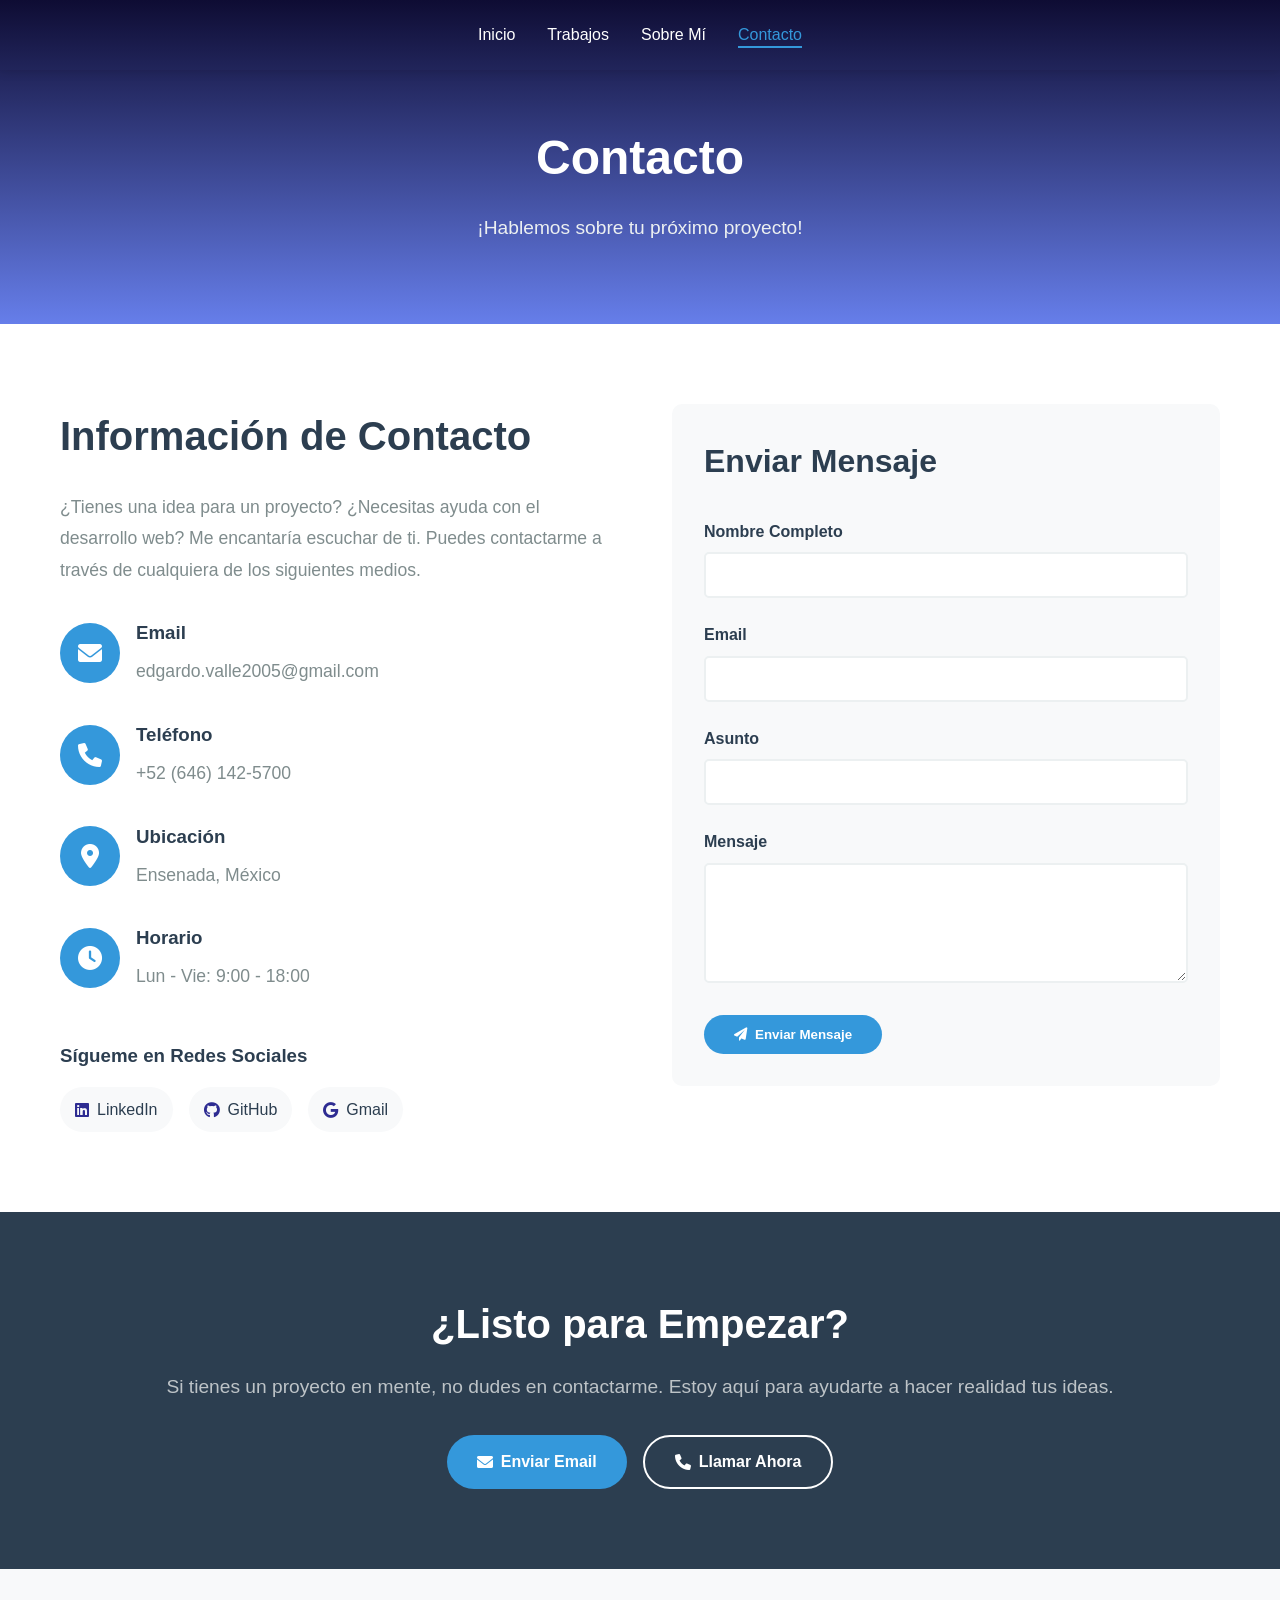
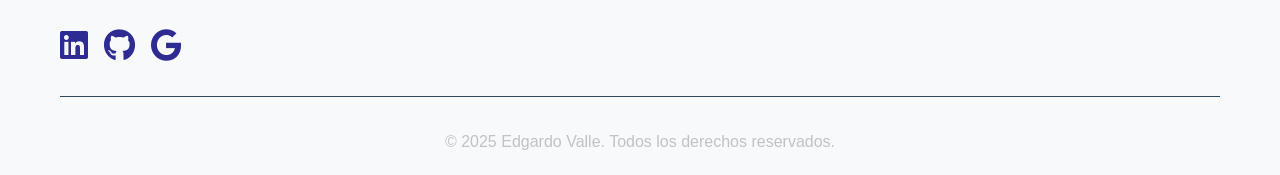
<file: contacto.html>
<!DOCTYPE html>
<html lang="es">
<head>
    <meta charset="UTF-8">
    <meta name="viewport" content="width=device-width, initial-scale=1.0">
    <title>Contacto - Mi Portfolio</title>
    <link rel="stylesheet" href="styles.css">
    <link href="https://cdnjs.cloudflare.com/ajax/libs/font-awesome/6.0.0/css/all.min.css" rel="stylesheet">
</head>
<body>
    <nav class="navbar">
        <div class="nav-container">
            <ul class="nav-menu">
                <li class="nav-item">
                    <a href="index.html" class="nav-link">Inicio</a>
                </li>
                <li class="nav-item">
                    <a href="trabajos.html" class="nav-link">Trabajos</a>
                </li>
                <li class="nav-item">
                    <a href="sobre-mi.html" class="nav-link">Sobre Mí</a>
                </li>
                <li class="nav-item">
                    <a href="contacto.html" class="nav-link active">Contacto</a>
                </li>
            </ul>
            <div class="hamburger">
                <span class="bar"></span>
                <span class="bar"></span>
                <span class="bar"></span>
            </div>
        </div>
    </nav>

    <main>
        <section class="page-header">
            <div class="container">
                <h1>Contacto</h1>
                <p>¡Hablemos sobre tu próximo proyecto!</p>
            </div>
        </section>

        <section class="contact">
            <div class="container">
                <div class="contact-content">
                    <div class="contact-info">
                        <h2>Información de Contacto</h2>
                        <p>
                            ¿Tienes una idea para un proyecto? ¿Necesitas ayuda con el desarrollo web? 
                            Me encantaría escuchar de ti. Puedes contactarme a través de cualquiera de 
                            los siguientes medios.
                        </p>
                        
                        <div class="contact-methods">
                            <div class="contact-method">
                                <div class="contact-icon">
                                    <i class="fas fa-envelope"></i>
                                </div>
                                <div class="contact-details">
                                    <h3>Email</h3>
                                    <p>edgardo.valle2005@gmail.com</p>
                                </div>
                            </div>
                            
                            <div class="contact-method">
                                <div class="contact-icon">
                                    <i class="fas fa-phone"></i>
                                </div>
                                <div class="contact-details">
                                    <h3>Teléfono</h3>
                                    <p>+52 (646) 142-5700</p>
                                </div>
                            </div>
                            
                            <div class="contact-method">
                                <div class="contact-icon">
                                    <i class="fas fa-map-marker-alt"></i>
                                </div>
                                <div class="contact-details">
                                    <h3>Ubicación</h3>
                                    <p>Ensenada, México</p>
                                </div>
                            </div>
                            
                            <div class="contact-method">
                                <div class="contact-icon">
                                    <i class="fas fa-clock"></i>
                                </div>
                                <div class="contact-details">
                                    <h3>Horario</h3>
                                    <p>Lun - Vie: 9:00 - 18:00</p>
                                </div>
                            </div>
                        </div>

                        <div class="social-contact">
                            <h3>Sígueme en Redes Sociales</h3>
                            <div class="social-links">
                                <a href="https://www.linkedin.com/in/edgardo-valle-11a190316" target="_blank" class="social-link">
                                    <i class="fab fa-linkedin"></i>
                                    <span>LinkedIn</span>
                                </a>
                                <a href="https://github.com/Botgardo" target="_blank" class="social-link">
                                    <i class="fab fa-github"></i>
                                    <span>GitHub</span>
                                </a>
                                <a href="mailto:edgardo.valle2005@gmail.com" class="social-link">
                                    <i class="fab fa-google"></i>
                                    <span>Gmail</span>
                                </a>
                                <!-- <a href="#" class="social-link">
                                    <i class="fab fa-instagram"></i>
                                    <span>Instagram</span>
                                </a> -->
                            </div>
                        </div>
                    </div>

                    <div class="contact-form-container">
                        <form class="contact-form" id="contactForm" action="https://formspree.io/f/mkgqorav" method="POST">
                            <h2>Enviar Mensaje</h2>
                            
                            <div class="form-group">
                                <label for="name">Nombre Completo</label>
                                <input type="text" id="name" name="name" required>
                            </div>
                            
                            <div class="form-group">
                                <label for="email">Email</label>
                                <input type="email" id="email" name="email" required>
                            </div>
                            
                            <div class="form-group">
                                <label for="subject">Asunto</label>
                                <input type="text" id="subject" name="subject" required>
                            </div>
                            
                            <div class="form-group">
                                <label for="message">Mensaje</label>
                                <textarea id="message" name="message" rows="5" required></textarea>
                            </div>
                            
                            <button type="submit" class="btn btn-primary">
                                <i class="fas fa-paper-plane"></i>
                                Enviar Mensaje
                            </button>
                        </form>
                    </div>
                </div>
            </div>
        </section>

        <!-- <section class="map-section">
            <div class="container">
                <h2>¿Dónde Encontrarme?</h2>
                <div class="map-placeholder">
                    <i class="fas fa-map"></i>
                    <p>Mapa interactivo de ubicación</p>
                    <small>Puedes integrar Google Maps aquí</small>
                </div>
            </div>
        </section> -->

        <section class="cta-contact">
            <div class="container">
                <h2>¿Listo para Empezar?</h2>
                <p>Si tienes un proyecto en mente, no dudes en contactarme. Estoy aquí para ayudarte a hacer realidad tus ideas.</p>
                <div class="cta-buttons">
                    <a href="mailto:edgardo.valle2005@gmail.com" class="btn btn-primary">
                        <i class="fas fa-envelope"></i>
                        Enviar Email
                    </a>
                    <a href="tel:+526461426384" class="btn btn-secondary">
                        <i class="fas fa-phone"></i>
                        Llamar Ahora
                    </a>
                </div>
            </div>
        </section>
    </main>

    <footer class="footer">
        <div class="container">
            <div class="footer-content">
                <!-- <div class="footer-section">
                    <h3>Mi Portfolio</h3>
                    <p>Creando experiencias digitales excepcionales</p>
                </div> -->
                <!-- <div class="footer-section">
                    <h3>Enlaces Rápidos</h3>
                    <ul>
                        <li><a href="index.html">Inicio</a></li>
                        <li><a href="trabajos.html">Trabajos</a></li>
                        <li><a href="sobre-mi.html">Sobre Mí</a></li>
                        <li><a href="contacto.html">Contacto</a></li>
                    </ul>
                </div> -->
                <div class="footer-section">
                    <!-- <h3>Redes Sociales</h3> -->
                    <div class="social-links">
                        <a href="https://www.linkedin.com/in/edgardo-valle-11a190316" target="_blank"><i class="fab fa-linkedin fa-2x"></i></a>
                        <a href="https://github.com/Botgardo" target="_blank"><i class="fab fa-github fa-2x"></i></a>
                        <a href="mailto:edgardo.valle2005@gmail.com"><i class="fab fa-google fa-2x"></i></a>
                    </div>
                </div>
            </div>
            <div class="footer-bottom">
                <p>&copy; 2025 Edgardo Valle. Todos los derechos reservados.</p>
            </div>
        </div>
    </footer>


    <script src="script.js"></script>

      <script>
  // Formulario de contacto
document.addEventListener('DOMContentLoaded', function() {
    const contactForm = document.getElementById('contactForm');
    
    if (contactForm) {
        contactForm.addEventListener('submit', async function(e) { // 👈 aquí añadí async
            e.preventDefault();
            
            // Obtener datos del formulario
            const formData = new FormData(contactForm);
            const name = formData.get('name');
            const email = formData.get('email');
            const subject = formData.get('subject');
            const message = formData.get('message');
            
            // Validación básica
            if (!name || !email || !subject || !message) {
                showMessage('Por favor, completa todos los campos.', 'error');
                return;
            }
            
            if (!isValidEmail(email)) {
                showMessage('Por favor, ingresa un email válido.', 'error');
                return;
            }
            
            try {
                 const res = await fetch(contactForm.action, {
                    method: 'POST',
                    body: formData, // 👈 directamente formData
                    headers: {
                        'Accept': 'application/json'
                    }
                });

                if (res.ok) {
                    showMessage('¡Mensaje enviado correctamente! Te contactaré pronto.', 'success');
                    contactForm.reset();
                } else {
                    showMessage('Hubo un error al enviar el mensaje. Revisa la consola Network/Response.', 'error');
                }
            } catch (err) {
                console.error('Error en fetch:', err);
                showMessage('Error de red: ' + (err.message || err), 'error');
            }
        });
    }
});

  </script>

  
</body>
</html>
</file>
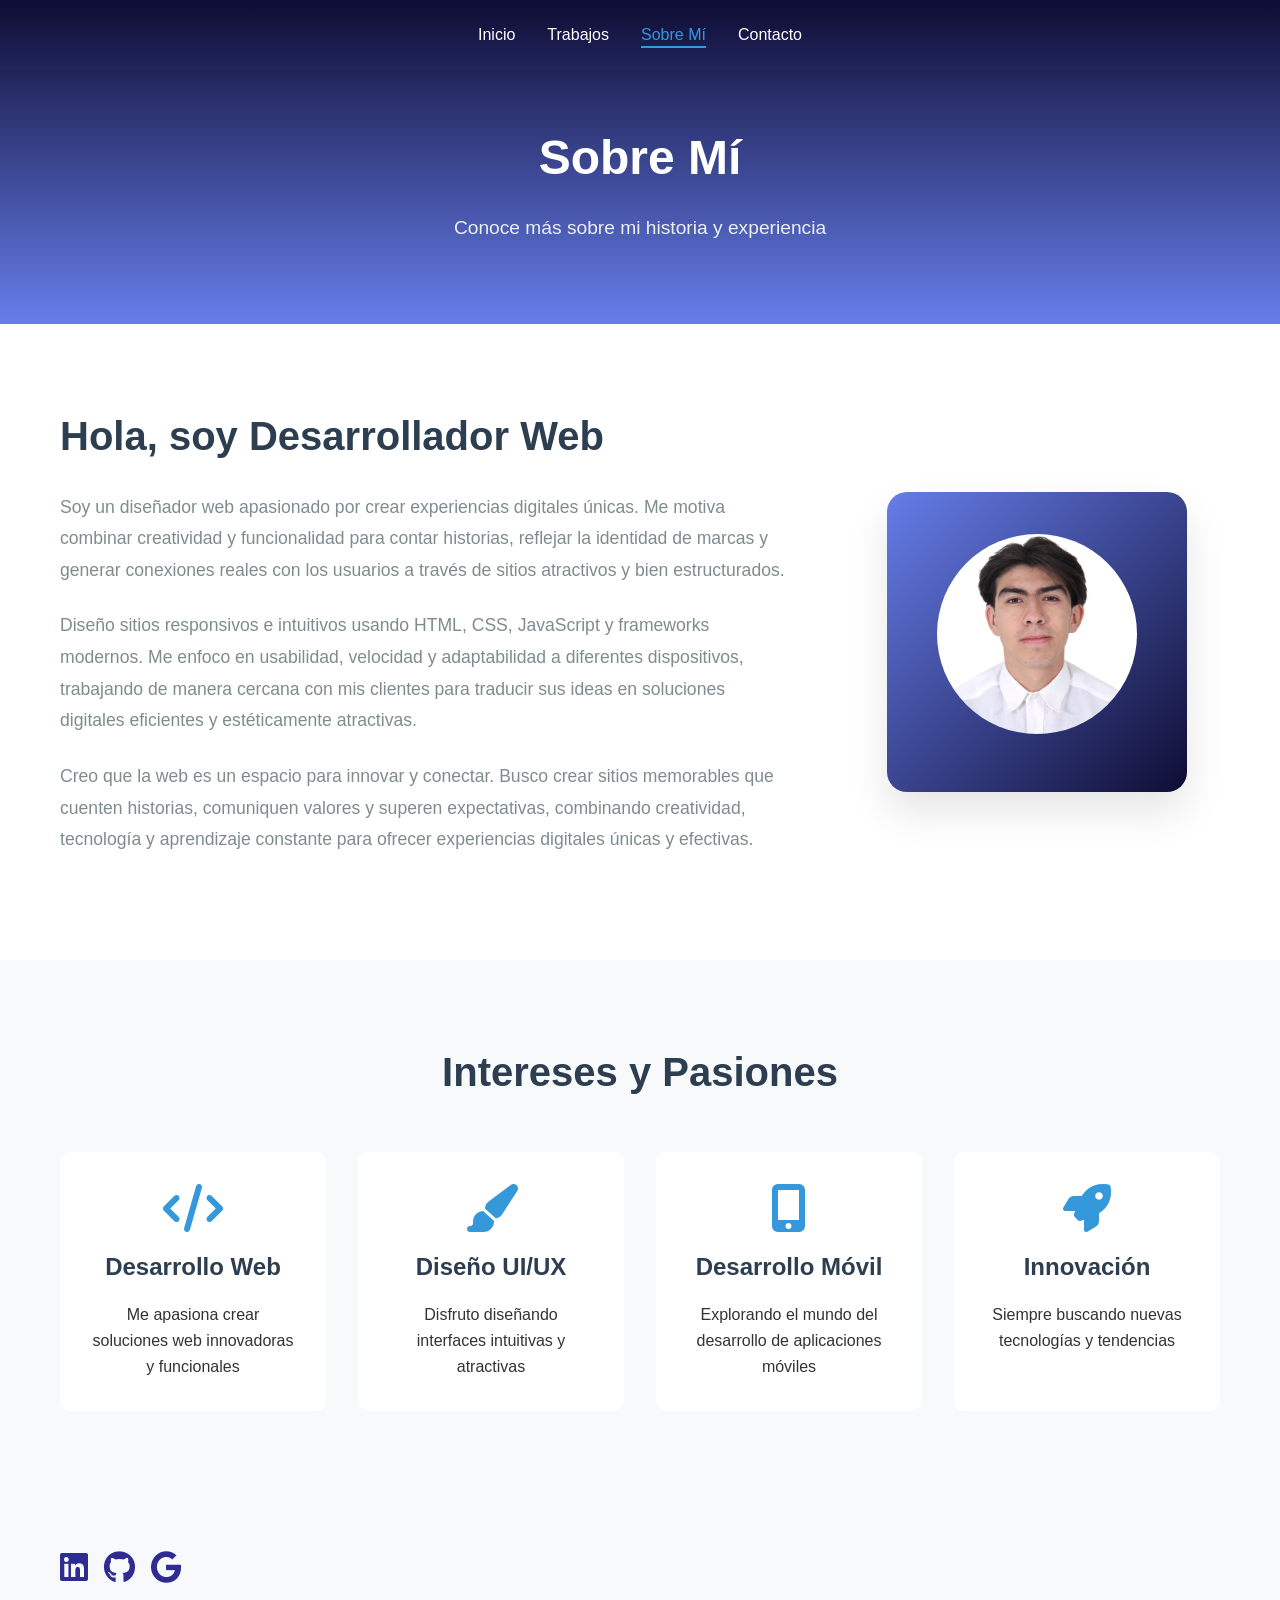
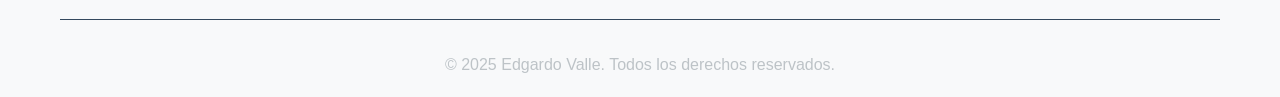
<file: sobre-mi.html>
<!DOCTYPE html>
<html lang="es">
<head>
    <meta charset="UTF-8">
    <meta name="viewport" content="width=device-width, initial-scale=1.0">
    <title>Sobre Mí - Mi Portfolio</title>
    <link rel="stylesheet" href="styles.css">
    <link href="https://cdnjs.cloudflare.com/ajax/libs/font-awesome/6.0.0/css/all.min.css" rel="stylesheet">
</head>
<body>
    <nav class="navbar">
        <div class="nav-container">
            <ul class="nav-menu">
                <li class="nav-item">
                    <a href="index.html" class="nav-link">Inicio</a>
                </li>
                <li class="nav-item">
                    <a href="trabajos.html" class="nav-link">Trabajos</a>
                </li>
                <li class="nav-item">
                    <a href="sobre-mi.html" class="nav-link active">Sobre Mí</a>
                </li>
                <li class="nav-item">
                    <a href="contacto.html" class="nav-link">Contacto</a>
                </li>
            </ul>
            <div class="hamburger">
                <span class="bar"></span>
                <span class="bar"></span>
                <span class="bar"></span>
            </div>
        </div>
    </nav>

    <main>
        <section class="page-header">
            <div class="container">
                <h1>Sobre Mí</h1>
                <p>Conoce más sobre mi historia y experiencia</p>
            </div>
        </section>

        <section class="about">
            <div class="container">
                <div class="about-content">
                    <div class="about-text">
                        <h2>Hola, soy Desarrollador Web</h2>
                        <p>
                            Soy un diseñador web apasionado por crear experiencias digitales únicas.
                            Me motiva combinar creatividad y funcionalidad para contar historias, reflejar
                            la identidad de marcas y generar conexiones reales con los usuarios a través de
                            sitios atractivos y bien estructurados.
                        </p>
                        <p>
                            Diseño sitios responsivos e intuitivos usando HTML, CSS, JavaScript y frameworks modernos.
                            Me enfoco en usabilidad, velocidad y adaptabilidad a diferentes dispositivos, trabajando de manera
                            cercana con mis clientes para traducir sus ideas en soluciones digitales eficientes y estéticamente
                            atractivas.
                        </p>
                        <p>
                           Creo que la web es un espacio para innovar y conectar. Busco crear sitios memorables que cuenten historias, 
                           comuniquen valores y superen expectativas, combinando creatividad, tecnología y aprendizaje constante para ofrecer 
                           experiencias digitales únicas y efectivas.
                        </p>
                    </div>
                    <div class="about-image">
                        <div class="profile-large">
                            <div class="profile-image-large">
                                <!-- <i class="fas fa-user"></i> -->
                                 <img class="profile-image" src="images/profile.jpg">
                            </div>
                        </div>
                    </div>
                </div>
            </div>
        </section>

        <!-- <section class="experience">
            <div class="container">
                <h2>Mi Experiencia</h2>
                <div class="timeline">
                    <div class="timeline-item">
                        <div class="timeline-date">2022 - Presente</div>
                        <div class="timeline-content">
                            <h3>Desarrollador Frontend Senior</h3>
                            <h4>TechCorp Solutions</h4>
                            <p>
                                Lidero el desarrollo de aplicaciones web complejas utilizando React y TypeScript. 
                                Implementé mejoras de rendimiento que redujeron los tiempos de carga en un 40%.
                            </p>
                        </div>
                    </div>
                    <div class="timeline-item">
                        <div class="timeline-date">2020 - 2022</div>
                        <div class="timeline-content">
                            <h3>Desarrollador Full Stack</h3>
                            <h4>Digital Agency Pro</h4>
                            <p>
                                Desarrollé aplicaciones web completas desde el frontend hasta el backend. 
                                Trabajé con equipos multidisciplinarios para entregar proyectos de alta calidad.
                            </p>
                        </div>
                    </div>
                    <div class="timeline-item">
                        <div class="timeline-date">2018 - 2020</div>
                        <div class="timeline-content">
                            <h3>Desarrollador Frontend</h3>
                            <h4>WebStudio Creative</h4>
                            <p>
                                Especializado en desarrollo frontend con HTML, CSS y JavaScript. 
                                Creé sitios web responsivos y optimizados para SEO.
                            </p>
                        </div>
                    </div>
                </div>
            </div>
        </section> -->

        <!-- <section class="skills-detailed">
            <div class="container">
                <h2>Habilidades Técnicas</h2>
                <div class="skills-categories">
                    <div class="skill-category">
                        <h3>Frontend</h3>
                        <div class="skill-bars">
                            <div class="skill-bar">
                                <span class="skill-name">HTML5</span>
                                <div class="skill-progress">
                                    <div class="skill-fill" data-width="95"></div>
                                </div>
                                <span class="skill-percentage">95%</span>
                            </div>
                            <div class="skill-bar">
                                <span class="skill-name">CSS3</span>
                                <div class="skill-progress">
                                    <div class="skill-fill" data-width="90"></div>
                                </div>
                                <span class="skill-percentage">90%</span>
                            </div>
                            <div class="skill-bar">
                                <span class="skill-name">JavaScript</span>
                                <div class="skill-progress">
                                    <div class="skill-fill" data-width="88"></div>
                                </div>
                                <span class="skill-percentage">88%</span>
                            </div>
                            <div class="skill-bar">
                                <span class="skill-name">React</span>
                                <div class="skill-progress">
                                    <div class="skill-fill" data-width="85"></div>
                                </div>
                                <span class="skill-percentage">85%</span>
                            </div>
                        </div>
                    </div>
                    <div class="skill-category">
                        <h3>Backend</h3>
                        <div class="skill-bars">
                            <div class="skill-bar">
                                <span class="skill-name">Node.js</span>
                                <div class="skill-progress">
                                    <div class="skill-fill" data-width="80"></div>
                                </div>
                                <span class="skill-percentage">80%</span>
                            </div>
                            <div class="skill-bar">
                                <span class="skill-name">Python</span>
                                <div class="skill-progress">
                                    <div class="skill-fill" data-width="75"></div>
                                </div>
                                <span class="skill-percentage">75%</span>
                            </div>
                            <div class="skill-bar">
                                <span class="skill-name">MongoDB</span>
                                <div class="skill-progress">
                                    <div class="skill-fill" data-width="70"></div>
                                </div>
                                <span class="skill-percentage">70%</span>
                            </div>
                            <div class="skill-bar">
                                <span class="skill-name">PostgreSQL</span>
                                <div class="skill-progress">
                                    <div class="skill-fill" data-width="65"></div>
                                </div>
                                <span class="skill-percentage">65%</span>
                            </div>
                        </div>
                    </div>
                </div>
            </div>
        </section> -->

        <section class="interests">
            <div class="container">
                <h2>Intereses y Pasiones</h2>
                <div class="interests-grid">
                    <div class="interest-item">
                        <i class="fas fa-code"></i>
                        <h3>Desarrollo Web</h3>
                        <p>Me apasiona crear soluciones web innovadoras y funcionales</p>
                    </div>
                    <div class="interest-item">
                        <i class="fas fa-paint-brush"></i>
                        <h3>Diseño UI/UX</h3>
                        <p>Disfruto diseñando interfaces intuitivas y atractivas</p>
                    </div>
                    <div class="interest-item">
                        <i class="fas fa-mobile-alt"></i>
                        <h3>Desarrollo Móvil</h3>
                        <p>Explorando el mundo del desarrollo de aplicaciones móviles</p>
                    </div>
                    <div class="interest-item">
                        <i class="fas fa-rocket"></i>
                        <h3>Innovación</h3>
                        <p>Siempre buscando nuevas tecnologías y tendencias</p>
                    </div>
                </div>
            </div>
        </section>
    </main>

    <footer class="footer">
        <div class="container">
            <div class="footer-content">
                <!-- <div class="footer-section">
                    <h3>Mi Portfolio</h3>
                    <p>Creando experiencias digitales excepcionales</p>
                </div> -->
                <!-- <div class="footer-section">
                    <h3>Enlaces Rápidos</h3>
                    <ul>
                        <li><a href="index.html">Inicio</a></li>
                        <li><a href="trabajos.html">Trabajos</a></li>
                        <li><a href="sobre-mi.html">Sobre Mí</a></li>
                        <li><a href="contacto.html">Contacto</a></li>
                    </ul>
                </div> -->
                <div class="footer-section">
                    <!-- <h3>Redes Sociales</h3> -->
                    <div class="social-links">
                        <a href="https://www.linkedin.com/in/edgardo-valle-11a190316" target="_blank"><i class="fab fa-linkedin fa-2x"></i></a>
                        <a href="https://github.com/Botgardo" target="_blank"><i class="fab fa-github fa-2x"></i></a>
                        <a href="mailto:edgardo.valle2005@gmail.com"><i class="fab fa-google fa-2x"></i></a>
                    </div>
                </div>
            </div>
            <div class="footer-bottom">
                <p>&copy; 2025 Edgardo Valle. Todos los derechos reservados.</p>
            </div>
        </div>
    </footer>
    <script src="script.js"></script>
</body>
</html>
</file>
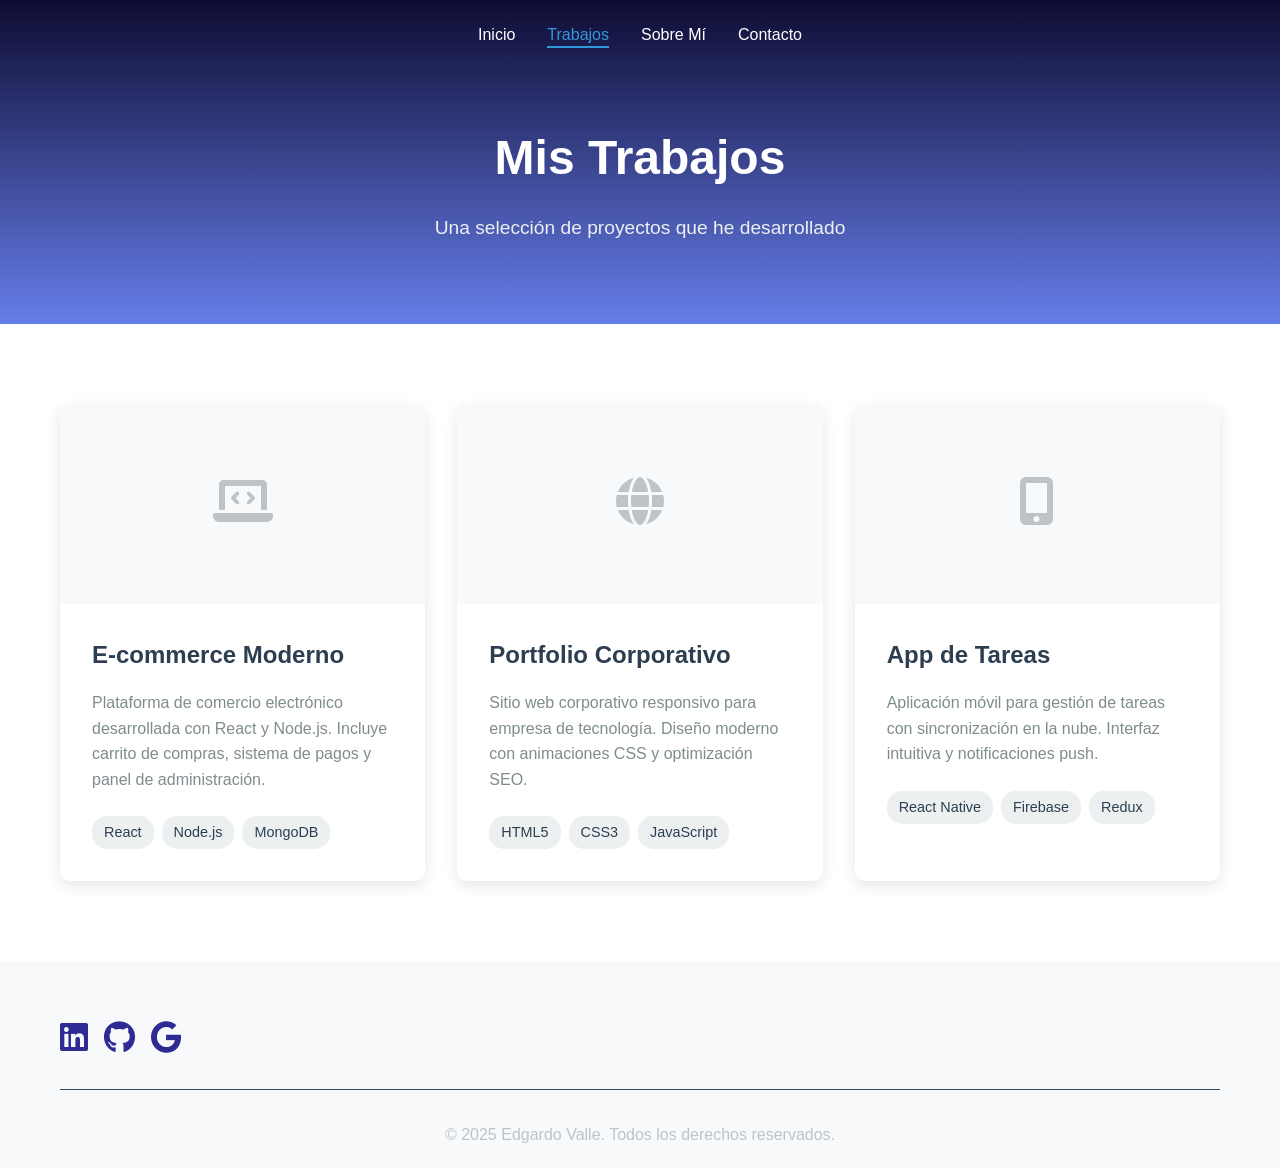
<file: trabajos.html>
<!DOCTYPE html>
<html lang="es">
<head>
    <meta charset="UTF-8">
    <meta name="viewport" content="width=device-width, initial-scale=1.0">
    <title>Trabajos - Mi Portfolio</title>
    <link rel="stylesheet" href="styles.css">
    <link href="https://cdnjs.cloudflare.com/ajax/libs/font-awesome/6.0.0/css/all.min.css" rel="stylesheet">
</head>
<body>
    <nav class="navbar">
        <div class="nav-container">
            <ul class="nav-menu">
                <li class="nav-item">
                    <a href="index.html" class="nav-link">Inicio</a>
                </li>
                <li class="nav-item">
                    <a href="trabajos.html" class="nav-link active">Trabajos</a>
                </li>
                <li class="nav-item">
                    <a href="sobre-mi.html" class="nav-link">Sobre Mí</a>
                </li>
                <li class="nav-item">
                    <a href="contacto.html" class="nav-link">Contacto</a>
                </li>
            </ul>
            <div class="hamburger">
                <span class="bar"></span>
                <span class="bar"></span>
                <span class="bar"></span>
            </div>
        </div>
    </nav>

    <main>
        <section class="page-header">
            <div class="container">
                <h1>Mis Trabajos</h1>
                <p>Una selección de proyectos que he desarrollado</p>
            </div>
        </section>

        <section class="projects">
            <div class="container">
                <!-- <div class="project-filters">
                    <button class="filter-btn active" data-filter="all">Todos</button>
                    <button class="filter-btn" data-filter="web">Web</button>
                    <button class="filter-btn" data-filter="mobile">Mobile</button>
                    <button class="filter-btn" data-filter="design">Diseño</button>
                </div> -->

                <div class="projects-grid">
                    <div class="project-card" data-category="web">
                        <div class="project-image">
                            <div class="project-placeholder">
                                <i class="fas fa-laptop-code"></i>
                            </div>
                            <div class="project-overlay">
                                <a href="#" class="project-link"><i class="fas fa-external-link-alt"></i></a>
                                <a href="#" class="project-github"><i class="fab fa-github"></i></a>
                            </div>
                        </div>
                        <div class="project-content">
                            <h3>E-commerce Moderno</h3>
                            <p>Plataforma de comercio electrónico desarrollada con React y Node.js. Incluye carrito de compras, sistema de pagos y panel de administración.</p>
                            <div class="project-tech">
                                <span class="tech-tag">React</span>
                                <span class="tech-tag">Node.js</span>
                                <span class="tech-tag">MongoDB</span>
                            </div>
                        </div>
                    </div>

                     <div class="project-card" data-category="web">
                        <div class="project-image">
                            <div class="project-placeholder">
                                <i class="fas fa-globe"></i>
                            </div>
                            <div class="project-overlay">
                                <a href="#" class="project-link"><i class="fas fa-external-link-alt"></i></a>
                                <a href="#" class="project-github"><i class="fab fa-github"></i></a>
                            </div>
                        </div>
                        <div class="project-content">
                            <h3>Portfolio Corporativo</h3>
                            <p>Sitio web corporativo responsivo para empresa de tecnología. Diseño moderno con animaciones CSS y optimización SEO.</p>
                            <div class="project-tech">
                                <span class="tech-tag">HTML5</span>
                                <span class="tech-tag">CSS3</span>
                                <span class="tech-tag">JavaScript</span>
                            </div>
                        </div>
                    </div>

                    <div class="project-card" data-category="mobile">
                        <div class="project-image">
                            <div class="project-placeholder">
                                <i class="fas fa-mobile-alt"></i>
                            </div>
                            <div class="project-overlay">
                                <a href="#" class="project-link"><i class="fas fa-external-link-alt"></i></a>
                                <a href="#" class="project-github"><i class="fab fa-github"></i></a>
                            </div>
                        </div>
                        <div class="project-content">
                            <h3>App de Tareas</h3>
                            <p>Aplicación móvil para gestión de tareas con sincronización en la nube. Interfaz intuitiva y notificaciones push.</p>
                            <div class="project-tech">
                                <span class="tech-tag">React Native</span>
                                <span class="tech-tag">Firebase</span>
                                <span class="tech-tag">Redux</span>
                            </div>
                        </div>
                    </div>

                    <!--
                    <div class="project-card" data-category="design">
                        <div class="project-image">
                            <div class="project-placeholder">
                                <i class="fas fa-palette"></i>
                            </div>
                            <div class="project-overlay">
                                <a href="#" class="project-link"><i class="fas fa-external-link-alt"></i></a>
                                <a href="#" class="project-github"><i class="fab fa-github"></i></a>
                            </div>
                        </div>
                        <div class="project-content">
                            <h3>Identidad Visual</h3>
                            <p>Diseño completo de identidad corporativa incluyendo logo, colores, tipografías y aplicaciones en diferentes medios.</p>
                            <div class="project-tech">
                                <span class="tech-tag">Adobe Illustrator</span>
                                <span class="tech-tag">Photoshop</span>
                                <span class="tech-tag">Figma</span>
                            </div>
                        </div>
                    </div>

                    <div class="project-card" data-category="web">
                        <div class="project-image">
                            <div class="project-placeholder">
                                <i class="fas fa-chart-line"></i>
                            </div>
                            <div class="project-overlay">
                                <a href="#" class="project-link"><i class="fas fa-external-link-alt"></i></a>
                                <a href="#" class="project-github"><i class="fab fa-github"></i></a>
                            </div>
                        </div>
                        <div class="project-content">
                            <h3>Dashboard Analytics</h3>
                            <p>Panel de control con visualización de datos en tiempo real. Gráficos interactivos y reportes personalizables.</p>
                            <div class="project-tech">
                                <span class="tech-tag">Vue.js</span>
                                <span class="tech-tag">D3.js</span>
                                <span class="tech-tag">Python</span>
                            </div>
                        </div>
                    </div>

                    <div class="project-card" data-category="mobile">
                        <div class="project-image">
                            <div class="project-placeholder">
                                <i class="fas fa-camera"></i>
                            </div>
                            <div class="project-overlay">
                                <a href="#" class="project-link"><i class="fas fa-external-link-alt"></i></a>
                                <a href="#" class="project-github"><i class="fab fa-github"></i></a>
                            </div>
                        </div>
                        <div class="project-content">
                            <h3>App de Fotos</h3>
                            <p>Red social para compartir fotografías con filtros, edición básica y sistema de likes y comentarios.</p>
                            <div class="project-tech">
                                <span class="tech-tag">Flutter</span>
                                <span class="tech-tag">Firebase</span>
                                <span class="tech-tag">Cloud Storage</span>
                            </div>
                        </div>
                    </div> -->
                </div>
            </div>
        </section>
    </main>

        <footer class="footer">
        <div class="container">
            <div class="footer-content">
                <!-- <div class="footer-section">
                    <h3>Mi Portfolio</h3>
                    <p>Creando experiencias digitales excepcionales</p>
                </div> -->
                <!-- <div class="footer-section">
                    <h3>Enlaces Rápidos</h3>
                    <ul>
                        <li><a href="index.html">Inicio</a></li>
                        <li><a href="trabajos.html">Trabajos</a></li>
                        <li><a href="sobre-mi.html">Sobre Mí</a></li>
                        <li><a href="contacto.html">Contacto</a></li>
                    </ul>
                </div> -->
                <div class="footer-section">
                    <!-- <h3>Redes Sociales</h3> -->
                    <div class="social-links">
                        <a href="https://www.linkedin.com/in/edgardo-valle-11a190316" target="_blank"><i class="fab fa-linkedin fa-2x"></i></a>
                        <a href="https://github.com/Botgardo" target="_blank"><i class="fab fa-github fa-2x"></i></a>
                        <a href="mailto:edgardo.valle2005@gmail.com"><i class="fab fa-google fa-2x"></i></a>
                    </div>
                </div>
            </div>
            <div class="footer-bottom">
                <p>&copy; 2025 Edgardo Valle. Todos los derechos reservados.</p>
            </div>
        </div>
    </footer>

    <script src="script.js"></script>
</body>
</html>
</file>
<file: styles.css>
/* Reset y configuración base */
* {
    margin: 0;
    padding: 0;
    box-sizing: border-box;
}

html {
    scroll-behavior: smooth;
}

body {
    font-family: 'Segoe UI', Tahoma, Geneva, Verdana, sans-serif;
    line-height: 1.6;
    color: #333;
    background-color: #f8f9fa;
    /* background-size: cover;
    background-position: center;
    background-repeat: no-repeat;
    background-attachment: fixed; */
}

.background-video {
    position: absolute;
    top: 0;
    left: 0;
    width: 100%;
    height: 100%;
    object-fit: cover;
    z-index: -1;
}

.container {
    max-width: 1200px;
    margin: 0 auto;
    padding: 0 20px;
}

/* Navegación */
.navbar {
    box-shadow: 0 2px 10px rgba(0,0,0,0.1);
    position: fixed;
    top: 0;
    width: 100%;
    z-index: 1000;
    transition: all 0.3s ease;
}

.navbar.scrolled {
    background: #ffffff;
}

.nav-container {
    max-width: 1200px;
    margin: 0 auto;
    padding: 0 20px;
    display: flex;
    justify-content: center;
    align-items: center;
    height: 70px;
}

.nav-menu {
    display: flex;
    list-style: none;
    gap: 2rem;
}

.nav-link {
    color: #ffffff;
    text-decoration: none;
    font-weight: 500;
    transition: color 0.3s ease;
    position: relative;
}

.nav-link.scrolled {
    color: #121212;
}

.nav-link:hover,
.nav-link.active {
    color: #3498db;
}

.nav-link.active::after {
    content: '';
    position: absolute;
    bottom: -5px;
    left: 0;
    width: 100%;
    height: 2px;
    background: #3498db;
}

.hamburger {
    display: none;
    flex-direction: column;
    cursor: pointer;
}

.bar {
    width: 25px;
    height: 3px;
    background: #333;
    margin: 3px 0;
    transition: 0.3s;
}

/* Hero Section */
.hero {
    /* background: linear-gradient(135deg, #667eea 0%, #764ba2 100%); */
    color: white;
    display: flex;
    align-items:center;
    min-height: 100vh;
}

.hero-content {
    max-width: 50%;
    padding: 0 100px; 
    display: grid;
    grid-template-columns: 1fr;
    gap: 2rem;
    align-items: center;
}

.hero h1 {
    font-size: 3.5rem;
    margin-bottom: 1rem;
    line-height: 1.2;
}

.highlight {
    color: #f69b08;
}

.hero-subtitle {
    font-size: 1.5rem;
    margin-bottom: 1rem;
    color: #ecf0f1;
}

.hero-description {
    font-size: 1.1rem;
    margin-bottom: 2rem;
    color: #ffffff;
}

.hero-buttons {
    display: flex;
    gap: 1rem;
    flex-wrap: wrap;
}

.btn {
    padding: 12px 30px;
    border: none;
    border-radius: 50px;
    text-decoration: none;
    font-weight: 600;
    transition: all 0.3s ease;
    display: inline-flex;
    align-items: center;
    gap: 0.5rem;
    cursor: pointer;
}

.btn-primary {
    background: #3498db;
    color: white;
}

.btn-primary:hover {
    background: #2980b9;
    transform: translateY(-2px);
    box-shadow: 0 5px 15px rgba(52, 152, 219, 0.4);
}

.btn-secondary {
    background: transparent;
    color: white;
    border: 2px solid white;
}

.btn-secondary:hover {
    background: white;
    color: #3498db;
    transform: translateY(-2px);
}

.hero-image {
    display: flex;
    justify-content: center;
    align-items: center;
}

.profile-card {
    background: rgba(255, 255, 255, 0.1);
    backdrop-filter: blur(10px);
    border-radius: 20px;
    padding: 2rem;
    text-align: center;
    border: 1px solid rgba(255, 255, 255, 0.2);
}

.profile-image {
    width: 200px;
    height: 200px;
    background: rgba(255, 255, 255, 0.2);
    border-radius: 50%;
    display: flex;
    align-items: center;
    justify-content: center;
    margin: 0 auto 1rem;
    font-size: 4rem;
    color: white;
}

/* Skills Section */
.skills {
    padding: 80px 0;
    background: white;
}

.skills h2 {
    text-align: center;
    font-size: 2.5rem;
    margin-bottom: 3rem;
    color: #2c3e50;
}

.skills-grid {
    display: grid;
    grid-template-columns: repeat(auto-fit, minmax(250px, 1fr));
    gap: 2rem;
}

.skill-item {
    text-align: center;
    padding: 2rem;
    border-radius: 10px;
    background: #f8f9fa;
    transition: transform 0.3s ease, box-shadow 0.3s ease;
}

.skill-item:hover {
    transform: translateY(-5px);
    box-shadow: 0 10px 30px rgba(0,0,0,0.1);
}

.skill-item i {
    font-size: 3rem;
    color: #3498db;
    margin-bottom: 1rem;
}

.skill-item h3 {
    font-size: 1.5rem;
    margin-bottom: 1rem;
    color: #2c3e50;
}

.skill-item p {
    color: #7f8c8d;
}

/* CTA Section */
.cta {
    background: #2c3e50;
    color: white;
    padding: 80px 0;
    text-align: center;
}

.cta h2 {
    font-size: 2.5rem;
    margin-bottom: 1rem;
}

.cta p {
    font-size: 1.2rem;
    margin-bottom: 2rem;
    color: #bdc3c7;
}

/* Page Header */
.page-header {
    background: linear-gradient(0deg, #667eea 0%, #0e0c33 100%);
    color: white;
    padding: 120px 0 80px;
    text-align: center;
}

.page-header h1 {
    font-size: 3rem;
    margin-bottom: 1rem;
}

.page-header p {
    font-size: 1.2rem;
    color: #ecf0f1;
}

/* About Section */
.about {
    padding: 80px 0;
    background: white;
}

.about-content {
    display: grid;
    grid-template-columns: 2fr 1fr;
    gap: 4rem;
    align-items: center;
}

.about-text h2 {
    font-size: 2.5rem;
    margin-bottom: 1.5rem;
    color: #2c3e50;
}

.about-text p {
    font-size: 1.1rem;
    margin-bottom: 1.5rem;
    color: #7f8c8d;
    line-height: 1.8;
}

.profile-large {
    display: flex;
    justify-content: center;
}

.profile-image-large {
    width: 300px;
    height: 300px;
    background: linear-gradient(135deg, #667eea 0%, #0e0c33 100%);
    border-radius: 20px;
    display: flex;
    align-items: center;
    justify-content: center;
    font-size: 6rem;
    color: white;
    box-shadow: 0 20px 40px rgba(0,0,0,0.1);
}

/* Experience Section */
.experience {
    padding: 80px 0;
    background: #f8f9fa;
}

.experience h2 {
    text-align: center;
    font-size: 2.5rem;
    margin-bottom: 3rem;
    color: #2c3e50;
}

.timeline {
    max-width: 800px;
    margin: 0 auto;
    position: relative;
}

.timeline::before {
    content: '';
    position: absolute;
    left: 50%;
    top: 0;
    bottom: 0;
    width: 2px;
    background: #3498db;
    transform: translateX(-50%);
}

.timeline-item {
    display: flex;
    margin-bottom: 3rem;
    position: relative;
}

.timeline-item:nth-child(odd) {
    flex-direction: row;
}

.timeline-item:nth-child(even) {
    flex-direction: row-reverse;
}

.timeline-date {
    flex: 0 0 200px;
    text-align: center;
    font-weight: bold;
    color: #3498db;
    display: flex;
    align-items: center;
    justify-content: center;
}

.timeline-content {
    flex: 1;
    background: white;
    padding: 2rem;
    border-radius: 10px;
    box-shadow: 0 5px 15px rgba(0,0,0,0.1);
    margin: 0 2rem;
    position: relative;
}

.timeline-content::before {
    content: '';
    position: absolute;
    top: 50%;
    width: 0;
    height: 0;
    border: 10px solid transparent;
    transform: translateY(-50%);
}

.timeline-item:nth-child(odd) .timeline-content::before {
    right: -20px;
    border-left-color: white;
}

.timeline-item:nth-child(even) .timeline-content::before {
    left: -20px;
    border-right-color: white;
}

.timeline-content h3 {
    color: #2c3e50;
    margin-bottom: 0.5rem;
}

.timeline-content h4 {
    color: #3498db;
    margin-bottom: 1rem;
}

/* Skills Detailed */
.skills-detailed {
    padding: 80px 0;
    background: white;
}

.skills-detailed h2 {
    text-align: center;
    font-size: 2.5rem;
    margin-bottom: 3rem;
    color: #2c3e50;
}

.skills-categories {
    display: grid;
    grid-template-columns: repeat(auto-fit, minmax(400px, 1fr));
    gap: 3rem;
}

.skill-category h3 {
    font-size: 1.5rem;
    margin-bottom: 2rem;
    color: #2c3e50;
}

.skill-bar {
    display: flex;
    align-items: center;
    margin-bottom: 1.5rem;
    gap: 1rem;
}

.skill-name {
    flex: 0 0 120px;
    font-weight: 600;
    color: #2c3e50;
}

.skill-progress {
    flex: 1;
    height: 10px;
    background: #ecf0f1;
    border-radius: 5px;
    overflow: hidden;
}

.skill-fill {
    height: 100%;
    background: linear-gradient(90deg, #3498db, #2980b9);
    border-radius: 5px;
    transition: width 1s ease;
    width: 0;
}

.skill-percentage {
    flex: 0 0 50px;
    text-align: right;
    font-weight: 600;
    color: #3498db;
}

/* Interests */
.interests {
    padding: 80px 0;
    background: #f8f9fa;
}

.interests h2 {
    text-align: center;
    font-size: 2.5rem;
    margin-bottom: 3rem;
    color: #2c3e50;
}

.interests-grid {
    display: grid;
    grid-template-columns: repeat(auto-fit, minmax(250px, 1fr));
    gap: 2rem;
}

.interest-item {
    text-align: center;
    padding: 2rem;
    background: white;
    border-radius: 10px;
    transition: transform 0.3s ease;
}

.interest-item:hover {
    transform: translateY(-5px);
}

.interest-item i {
    font-size: 3rem;
    color: #3498db;
    margin-bottom: 1rem;
}

.interest-item h3 {
    font-size: 1.5rem;
    margin-bottom: 1rem;
    color: #2c3e50;
}

/* Projects Section */
.projects {
    padding: 80px 0;
    background: white;
}

.projects h2 {
    text-align: center;
    font-size: 2.5rem;
    margin-bottom: 3rem;
    color: #2c3e50;
}

.project-filters {
    display: flex;
    justify-content: center;
    gap: 1rem;
    margin-bottom: 3rem;
    flex-wrap: wrap;
}

.filter-btn {
    padding: 10px 20px;
    border: 2px solid #3498db;
    background: transparent;
    color: #3498db;
    border-radius: 25px;
    cursor: pointer;
    transition: all 0.3s ease;
    font-weight: 600;
}

.filter-btn:hover,
.filter-btn.active {
    background: #3498db;
    color: white;
}

.projects-grid {
    display: grid;
    grid-template-columns: repeat(auto-fit, minmax(350px, 1fr));
    gap: 2rem;
}

.project-card {
    background: white;
    border-radius: 10px;
    overflow: hidden;
    box-shadow: 0 5px 15px rgba(0,0,0,0.1);
    transition: transform 0.3s ease, box-shadow 0.3s ease;
}

.project-card:hover {
    transform: translateY(-5px);
    box-shadow: 0 15px 30px rgba(0,0,0,0.15);
}

.project-image {
    position: relative;
    height: 200px;
    background: #f8f9fa;
    display: flex;
    align-items: center;
    justify-content: center;
    overflow: hidden;
}

.project-placeholder {
    font-size: 3rem;
    color: #bdc3c7;
}

.project-overlay {
    position: absolute;
    top: 0;
    left: 0;
    right: 0;
    bottom: 0;
    background: rgba(52, 152, 219, 0.9);
    display: flex;
    align-items: center;
    justify-content: center;
    gap: 1rem;
    opacity: 0;
    transition: opacity 0.3s ease;
}

.project-card:hover .project-overlay {
    opacity: 1;
}

.project-link,
.project-github {
    width: 50px;
    height: 50px;
    background: white;
    color: #3498db;
    border-radius: 50%;
    display: flex;
    align-items: center;
    justify-content: center;
    text-decoration: none;
    transition: transform 0.3s ease;
}

.project-link:hover,
.project-github:hover {
    transform: scale(1.1);
}

.project-content {
    padding: 2rem;
}

.project-content h3 {
    font-size: 1.5rem;
    margin-bottom: 1rem;
    color: #2c3e50;
}

.project-content p {
    color: #7f8c8d;
    margin-bottom: 1.5rem;
    line-height: 1.6;
}

.project-tech {
    display: flex;
    flex-wrap: wrap;
    gap: 0.5rem;
}

.tech-tag {
    background: #ecf0f1;
    color: #2c3e50;
    padding: 5px 12px;
    border-radius: 15px;
    font-size: 0.9rem;
    font-weight: 500;
}

/* Contact Section */
.contact {
    padding: 80px 0;
    background: white;
}

.contact-content {
    display: grid;
    grid-template-columns: 1fr 1fr;
    gap: 4rem;
}

.contact-info h2 {
    font-size: 2.5rem;
    margin-bottom: 1.5rem;
    color: #2c3e50;
}

.contact-info p {
    font-size: 1.1rem;
    color: #7f8c8d;
    margin-bottom: 2rem;
    line-height: 1.8;
}

.contact-methods {
    margin-bottom: 3rem;
}

.contact-method {
    display: flex;
    align-items: center;
    margin-bottom: 2rem;
    gap: 1rem;
}

.contact-icon {
    width: 60px;
    height: 60px;
    background: #3498db;
    color: white;
    border-radius: 50%;
    display: flex;
    align-items: center;
    justify-content: center;
    font-size: 1.5rem;
}

.contact-details h3 {
    color: #2c3e50;
    margin-bottom: 0.5rem;
}

.contact-details p {
    color: #7f8c8d;
    margin: 0;
}

.social-contact h3 {
    color: #2c3e50;
    margin-bottom: 1rem;
}

.social-links {
    display: flex;
    gap: 1rem;
    flex-wrap: wrap;
}

.social-links i{
    color: #2e2c92;
}

.social-link {
    display: flex;
    align-items: center;
    gap: 0.5rem;
    padding: 10px 15px;
    background: #f8f9fa;
    color: #2c3e50;
    text-decoration: none;
    border-radius: 25px;
    transition: all 0.3s ease;
}

.social-link:hover {
    background: #3498db;
    color: white;
    transform: translateY(-2px);
}

/* Contact Form */
.contact-form {
    background: #f8f9fa;
    padding: 2rem;
    border-radius: 10px;
}

.contact-form h2 {
    font-size: 2rem;
    margin-bottom: 2rem;
    color: #2c3e50;
}

.form-group {
    margin-bottom: 1.5rem;
}

.form-group label {
    display: block;
    margin-bottom: 0.5rem;
    color: #2c3e50;
    font-weight: 600;
}

.form-group input,
.form-group textarea {
    width: 100%;
    padding: 12px;
    border: 2px solid #ecf0f1;
    border-radius: 5px;
    font-size: 1rem;
    transition: border-color 0.3s ease;
}

.form-group input:focus,
.form-group textarea:focus {
    outline: none;
    border-color: #3498db;
}

.form-group textarea {
    resize: vertical;
    min-height: 120px;
}

/* Map Section */
.map-section {
    padding: 80px 0;
    background: #f8f9fa;
}

.map-section h2 {
    text-align: center;
    font-size: 2.5rem;
    margin-bottom: 3rem;
    color: #2c3e50;
}

.map-placeholder {
    height: 400px;
    background: #ddd;
    border-radius: 10px;
    display: flex;
    flex-direction: column;
    align-items: center;
    justify-content: center;
    color: #7f8c8d;
    font-size: 1.2rem;
}

.map-placeholder i {
    font-size: 4rem;
    margin-bottom: 1rem;
}

/* CTA Contact */
.cta-contact {
    padding: 80px 0;
    background: #2c3e50;
    color: white;
    text-align: center;
}

.cta-contact h2 {
    font-size: 2.5rem;
    margin-bottom: 1rem;
}

.cta-contact p {
    font-size: 1.2rem;
    margin-bottom: 2rem;
    color: #bdc3c7;
}

.cta-buttons {
    display: flex;
    justify-content: center;
    gap: 1rem;
    flex-wrap: wrap;
}

/* Footer */
.footer {
    /* background: #2c3e50; */
    color: white;
    padding: 60px 0 20px;
}

.footer-content {
    display: grid;
    grid-template-columns: repeat(auto-fit, minmax(250px, 1fr));
    gap: 2rem;
    margin-bottom: 2rem;
}

.footer-section h3 {
    margin-bottom: 1rem;
    color: #3498db;
}

.footer-section p {
    color: #bdc3c7;
    line-height: 1.6;
}

.footer-section ul {
    list-style: none;
}

.footer-section ul li {
    margin-bottom: 0.5rem;
}

.footer-section ul li a {
    color: #bdc3c7;
    text-decoration: none;
    transition: color 0.3s ease;
}

.footer-section ul li a:hover {
    color: #3498db;
}

.footer-bottom {
    text-align: center;
    padding-top: 2rem;
    border-top: 1px solid #34495e;
    color: #bdc3c7;
}

/* Responsive Design */
@media (max-width: 768px) {
    .hamburger {
        display: flex;
    }
    
    .nav-menu {
        position: fixed;
        left: -100%;
        top: 70px;
        flex-direction: column;
        background-color: white;
        width: 100%;
        text-align: center;
        transition: 0.3s;
        box-shadow: 0 10px 27px rgba(0,0,0,0.05);
        padding: 2rem 0;
    }
    
    .nav-menu.active {
        left: 0;
    }
    
    .nav-menu li {
        margin: 1rem 0;
    }
    
    .hero-content {
        grid-template-columns: 1fr;
        text-align: center;
        gap: 2rem;
    }
    
    .hero h1 {
        font-size: 2.5rem;
    }
    
    .about-content {
        grid-template-columns: 1fr;
        text-align: center;
    }
    
    .contact-content {
        grid-template-columns: 1fr;
    }
    
    .timeline::before {
        left: 20px;
    }
    
    .timeline-item {
        flex-direction: column !important;
        padding-left: 40px;
    }
    
    .timeline-date {
        flex: none;
        text-align: left;
        margin-bottom: 1rem;
    }
    
    .timeline-content {
        margin: 0;
    }
    
    .timeline-content::before {
        left: -30px !important;
        right: auto !important;
        border-right-color: white !important;
        border-left-color: transparent !important;
    }
    
    .skills-categories {
        grid-template-columns: 1fr;
    }
    
    .cta-buttons {
        flex-direction: column;
        align-items: center;
    }
    
    .hero-buttons {
        justify-content: center;
    }
}

@media (max-width: 480px) {
    .hero h1 {
        font-size: 2rem;
    }
    
    .hero-subtitle {
        font-size: 1.2rem;
    }
    
    .btn {
        padding: 10px 20px;
        font-size: 0.9rem;
    }
    
    .project-filters {
        flex-direction: column;
        align-items: center;
    }
    
    .filter-btn {
        width: 200px;
    }
}

/* Animaciones */
@keyframes fadeInUp {
    from {
        opacity: 0;
        transform: translateY(30px);
    }
    to {
        opacity: 1;
        transform: translateY(0);
    }
}

.skill-item,
.project-card,
.interest-item {
    animation: fadeInUp 0.6s ease forwards;
}

/* Scroll suave */
html {
    scroll-behavior: smooth;
}

/* Estados de carga */
.loading {
    opacity: 0.6;
    pointer-events: none;
}

/* Mensajes de éxito/error */
.message {
    padding: 1rem;
    border-radius: 5px;
    margin: 1rem 0;
    display: none;
}

.message.success {
    background: #d4edda;
    color: #155724;
    border: 1px solid #c3e6cb;
}

.message.error {
    background: #f8d7da;
    color: #721c24;
    border: 1px solid #f5c6cb;
}
</file>
